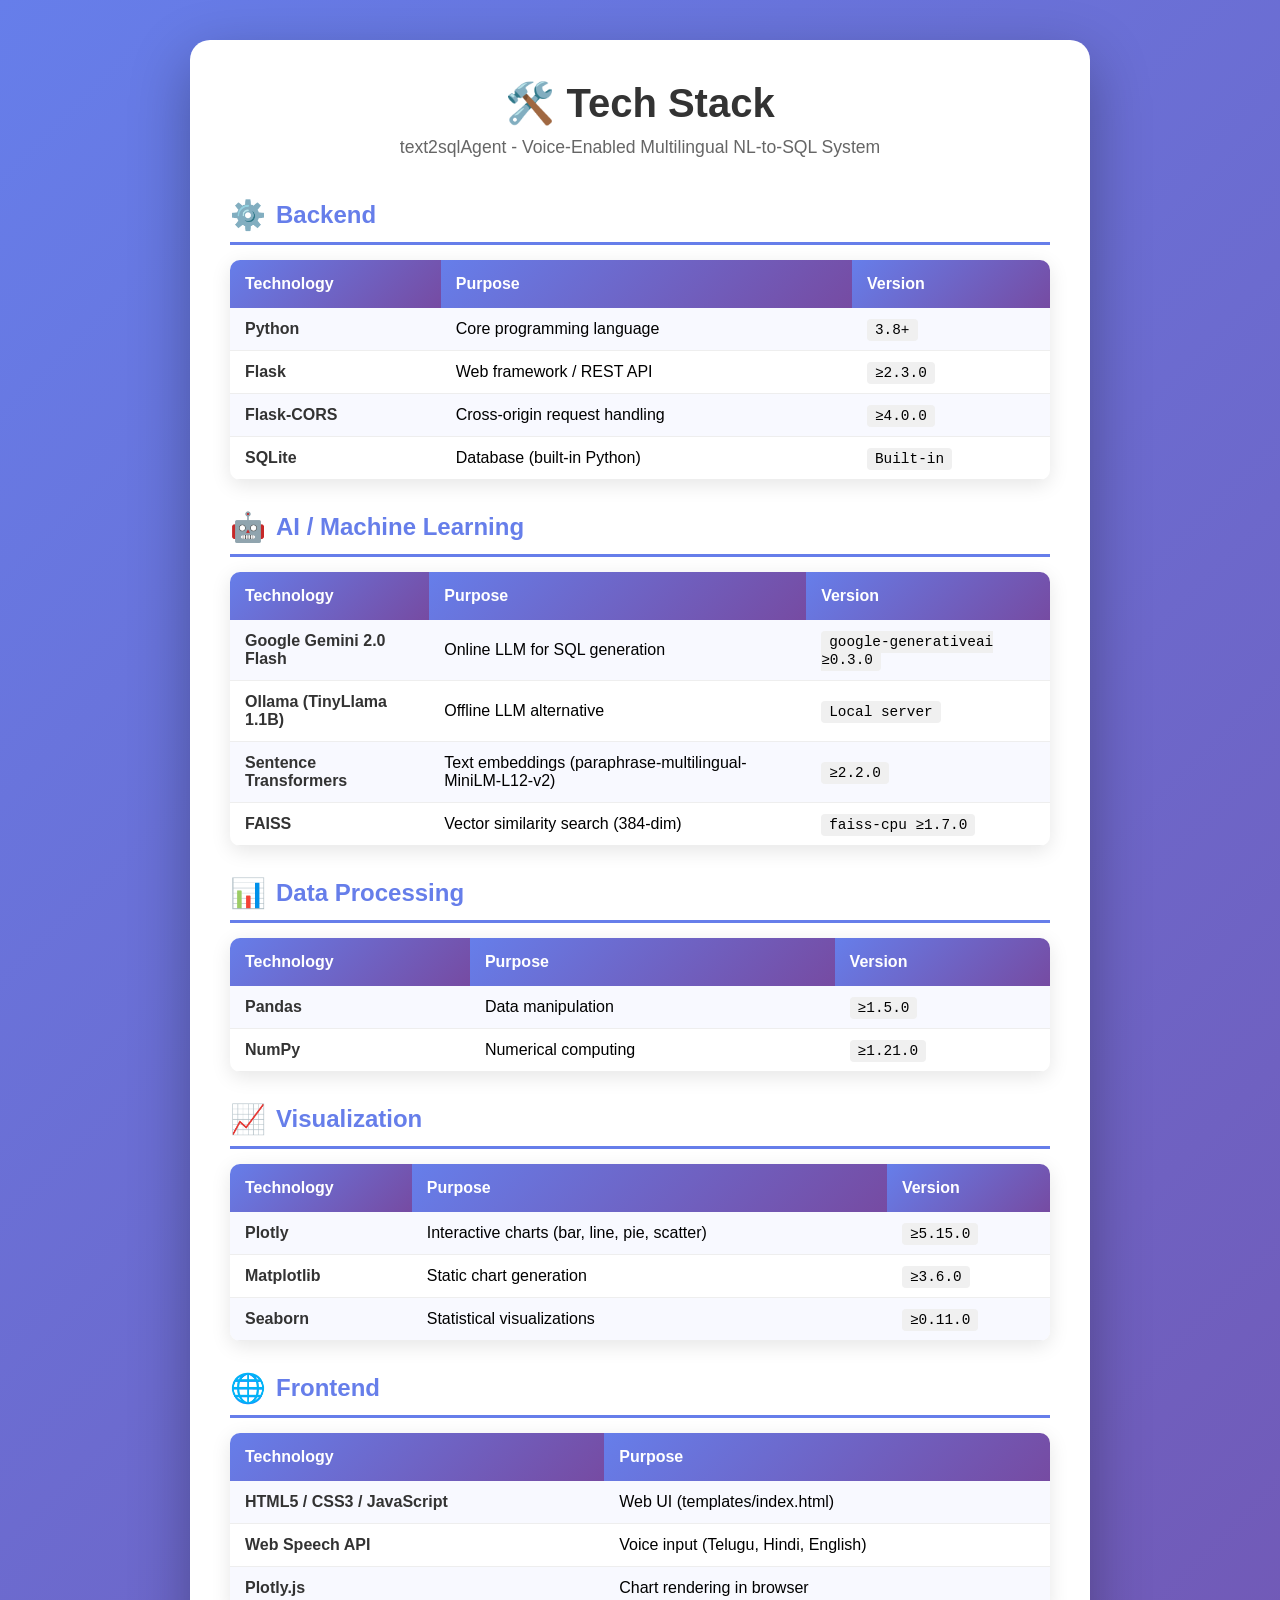
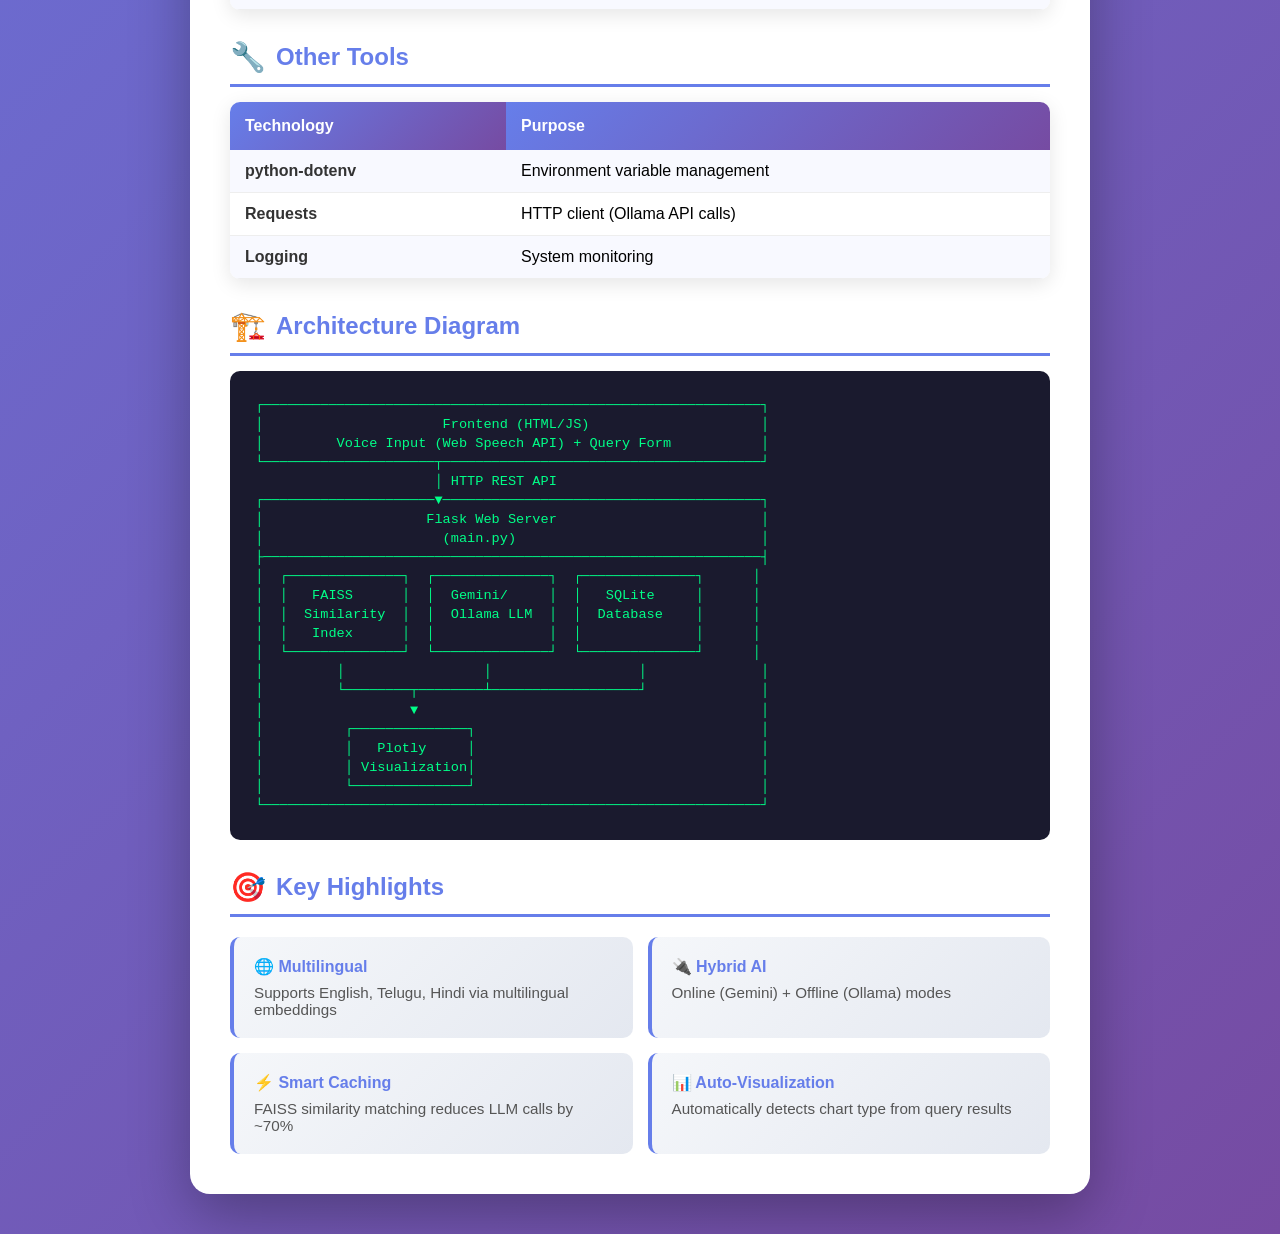
<file: archive/TechStack.html>
<!DOCTYPE html>
<html lang="en">
<head>
    <meta charset="UTF-8">
    <meta name="viewport" content="width=device-width, initial-scale=1.0">
    <title>Tech Stack - text2sqlAgent</title>
    <style>
        * {
            margin: 0;
            padding: 0;
            box-sizing: border-box;
        }
        body {
            font-family: 'Segoe UI', Tahoma, Geneva, Verdana, sans-serif;
            background: linear-gradient(135deg, #667eea 0%, #764ba2 100%);
            min-height: 100vh;
            padding: 40px 20px;
        }
        .container {
            max-width: 900px;
            margin: 0 auto;
            background: white;
            border-radius: 20px;
            box-shadow: 0 20px 60px rgba(0,0,0,0.3);
            padding: 40px;
        }
        h1 {
            text-align: center;
            color: #333;
            margin-bottom: 10px;
            font-size: 2.5em;
        }
        .subtitle {
            text-align: center;
            color: #666;
            margin-bottom: 40px;
            font-size: 1.1em;
        }
        h2 {
            color: #667eea;
            margin: 30px 0 15px 0;
            padding-bottom: 10px;
            border-bottom: 3px solid #667eea;
            display: flex;
            align-items: center;
            gap: 10px;
        }
        table {
            width: 100%;
            border-collapse: collapse;
            margin: 15px 0 30px 0;
            box-shadow: 0 5px 20px rgba(0,0,0,0.1);
            border-radius: 10px;
            overflow: hidden;
        }
        th {
            background: linear-gradient(135deg, #667eea 0%, #764ba2 100%);
            color: white;
            padding: 15px;
            text-align: left;
            font-weight: 600;
        }
        td {
            padding: 12px 15px;
            border-bottom: 1px solid #eee;
        }
        tr:nth-child(even) {
            background-color: #f8f9ff;
        }
        tr:hover {
            background-color: #e8ebff;
        }
        .tech-name {
            font-weight: 600;
            color: #333;
        }
        .version {
            font-family: 'Courier New', monospace;
            background: #f0f0f0;
            padding: 3px 8px;
            border-radius: 4px;
            font-size: 0.9em;
        }
        .architecture {
            background: #1a1a2e;
            color: #00ff88;
            padding: 25px;
            border-radius: 10px;
            font-family: 'Courier New', monospace;
            font-size: 0.85em;
            white-space: pre;
            overflow-x: auto;
            line-height: 1.4;
        }
        .highlights {
            display: grid;
            grid-template-columns: repeat(2, 1fr);
            gap: 15px;
            margin-top: 20px;
        }
        .highlight-card {
            background: linear-gradient(135deg, #f5f7fa 0%, #e4e8f0 100%);
            padding: 20px;
            border-radius: 10px;
            border-left: 4px solid #667eea;
        }
        .highlight-card h4 {
            color: #667eea;
            margin-bottom: 8px;
        }
        .highlight-card p {
            color: #555;
            font-size: 0.95em;
        }
        .emoji {
            font-size: 1.2em;
        }
        @media print {
            body {
                background: white;
                padding: 0;
            }
            .container {
                box-shadow: none;
                padding: 20px;
            }
        }
        @media (max-width: 600px) {
            .highlights {
                grid-template-columns: 1fr;
            }
        }
    </style>
</head>
<body>
    <div class="container">
        <h1>🛠️ Tech Stack</h1>
        <p class="subtitle">text2sqlAgent - Voice-Enabled Multilingual NL-to-SQL System</p>

        <!-- Backend -->
        <h2><span class="emoji">⚙️</span> Backend</h2>
        <table>
            <tr>
                <th>Technology</th>
                <th>Purpose</th>
                <th>Version</th>
            </tr>
            <tr>
                <td class="tech-name">Python</td>
                <td>Core programming language</td>
                <td><span class="version">3.8+</span></td>
            </tr>
            <tr>
                <td class="tech-name">Flask</td>
                <td>Web framework / REST API</td>
                <td><span class="version">≥2.3.0</span></td>
            </tr>
            <tr>
                <td class="tech-name">Flask-CORS</td>
                <td>Cross-origin request handling</td>
                <td><span class="version">≥4.0.0</span></td>
            </tr>
            <tr>
                <td class="tech-name">SQLite</td>
                <td>Database (built-in Python)</td>
                <td><span class="version">Built-in</span></td>
            </tr>
        </table>

        <!-- AI / Machine Learning -->
        <h2><span class="emoji">🤖</span> AI / Machine Learning</h2>
        <table>
            <tr>
                <th>Technology</th>
                <th>Purpose</th>
                <th>Version</th>
            </tr>
            <tr>
                <td class="tech-name">Google Gemini 2.0 Flash</td>
                <td>Online LLM for SQL generation</td>
                <td><span class="version">google-generativeai ≥0.3.0</span></td>
            </tr>
            <tr>
                <td class="tech-name">Ollama (TinyLlama 1.1B)</td>
                <td>Offline LLM alternative</td>
                <td><span class="version">Local server</span></td>
            </tr>
            <tr>
                <td class="tech-name">Sentence Transformers</td>
                <td>Text embeddings (paraphrase-multilingual-MiniLM-L12-v2)</td>
                <td><span class="version">≥2.2.0</span></td>
            </tr>
            <tr>
                <td class="tech-name">FAISS</td>
                <td>Vector similarity search (384-dim)</td>
                <td><span class="version">faiss-cpu ≥1.7.0</span></td>
            </tr>
        </table>

        <!-- Data Processing -->
        <h2><span class="emoji">📊</span> Data Processing</h2>
        <table>
            <tr>
                <th>Technology</th>
                <th>Purpose</th>
                <th>Version</th>
            </tr>
            <tr>
                <td class="tech-name">Pandas</td>
                <td>Data manipulation</td>
                <td><span class="version">≥1.5.0</span></td>
            </tr>
            <tr>
                <td class="tech-name">NumPy</td>
                <td>Numerical computing</td>
                <td><span class="version">≥1.21.0</span></td>
            </tr>
        </table>

        <!-- Visualization -->
        <h2><span class="emoji">📈</span> Visualization</h2>
        <table>
            <tr>
                <th>Technology</th>
                <th>Purpose</th>
                <th>Version</th>
            </tr>
            <tr>
                <td class="tech-name">Plotly</td>
                <td>Interactive charts (bar, line, pie, scatter)</td>
                <td><span class="version">≥5.15.0</span></td>
            </tr>
            <tr>
                <td class="tech-name">Matplotlib</td>
                <td>Static chart generation</td>
                <td><span class="version">≥3.6.0</span></td>
            </tr>
            <tr>
                <td class="tech-name">Seaborn</td>
                <td>Statistical visualizations</td>
                <td><span class="version">≥0.11.0</span></td>
            </tr>
        </table>

        <!-- Frontend -->
        <h2><span class="emoji">🌐</span> Frontend</h2>
        <table>
            <tr>
                <th>Technology</th>
                <th>Purpose</th>
            </tr>
            <tr>
                <td class="tech-name">HTML5 / CSS3 / JavaScript</td>
                <td>Web UI (templates/index.html)</td>
            </tr>
            <tr>
                <td class="tech-name">Web Speech API</td>
                <td>Voice input (Telugu, Hindi, English)</td>
            </tr>
            <tr>
                <td class="tech-name">Plotly.js</td>
                <td>Chart rendering in browser</td>
            </tr>
        </table>

        <!-- Other -->
        <h2><span class="emoji">🔧</span> Other Tools</h2>
        <table>
            <tr>
                <th>Technology</th>
                <th>Purpose</th>
            </tr>
            <tr>
                <td class="tech-name">python-dotenv</td>
                <td>Environment variable management</td>
            </tr>
            <tr>
                <td class="tech-name">Requests</td>
                <td>HTTP client (Ollama API calls)</td>
            </tr>
            <tr>
                <td class="tech-name">Logging</td>
                <td>System monitoring</td>
            </tr>
        </table>

        <!-- Architecture -->
        <h2><span class="emoji">🏗️</span> Architecture Diagram</h2>
        <div class="architecture">┌─────────────────────────────────────────────────────────────┐
│                      Frontend (HTML/JS)                     │
│         Voice Input (Web Speech API) + Query Form           │
└─────────────────────┬───────────────────────────────────────┘
                      │ HTTP REST API
┌─────────────────────▼───────────────────────────────────────┐
│                    Flask Web Server                         │
│                      (main.py)                              │
├─────────────────────────────────────────────────────────────┤
│  ┌──────────────┐  ┌──────────────┐  ┌──────────────┐      │
│  │   FAISS      │  │  Gemini/     │  │   SQLite     │      │
│  │  Similarity  │  │  Ollama LLM  │  │  Database    │      │
│  │   Index      │  │              │  │              │      │
│  └──────────────┘  └──────────────┘  └──────────────┘      │
│         │                 │                  │              │
│         └────────┬────────┴──────────────────┘              │
│                  ▼                                          │
│          ┌──────────────┐                                   │
│          │   Plotly     │                                   │
│          │ Visualization│                                   │
│          └──────────────┘                                   │
└─────────────────────────────────────────────────────────────┘</div>

        <!-- Key Highlights -->
        <h2><span class="emoji">🎯</span> Key Highlights</h2>
        <div class="highlights">
            <div class="highlight-card">
                <h4>🌐 Multilingual</h4>
                <p>Supports English, Telugu, Hindi via multilingual embeddings</p>
            </div>
            <div class="highlight-card">
                <h4>🔌 Hybrid AI</h4>
                <p>Online (Gemini) + Offline (Ollama) modes</p>
            </div>
            <div class="highlight-card">
                <h4>⚡ Smart Caching</h4>
                <p>FAISS similarity matching reduces LLM calls by ~70%</p>
            </div>
            <div class="highlight-card">
                <h4>📊 Auto-Visualization</h4>
                <p>Automatically detects chart type from query results</p>
            </div>
        </div>
    </div>
</body>
</html>
</file>
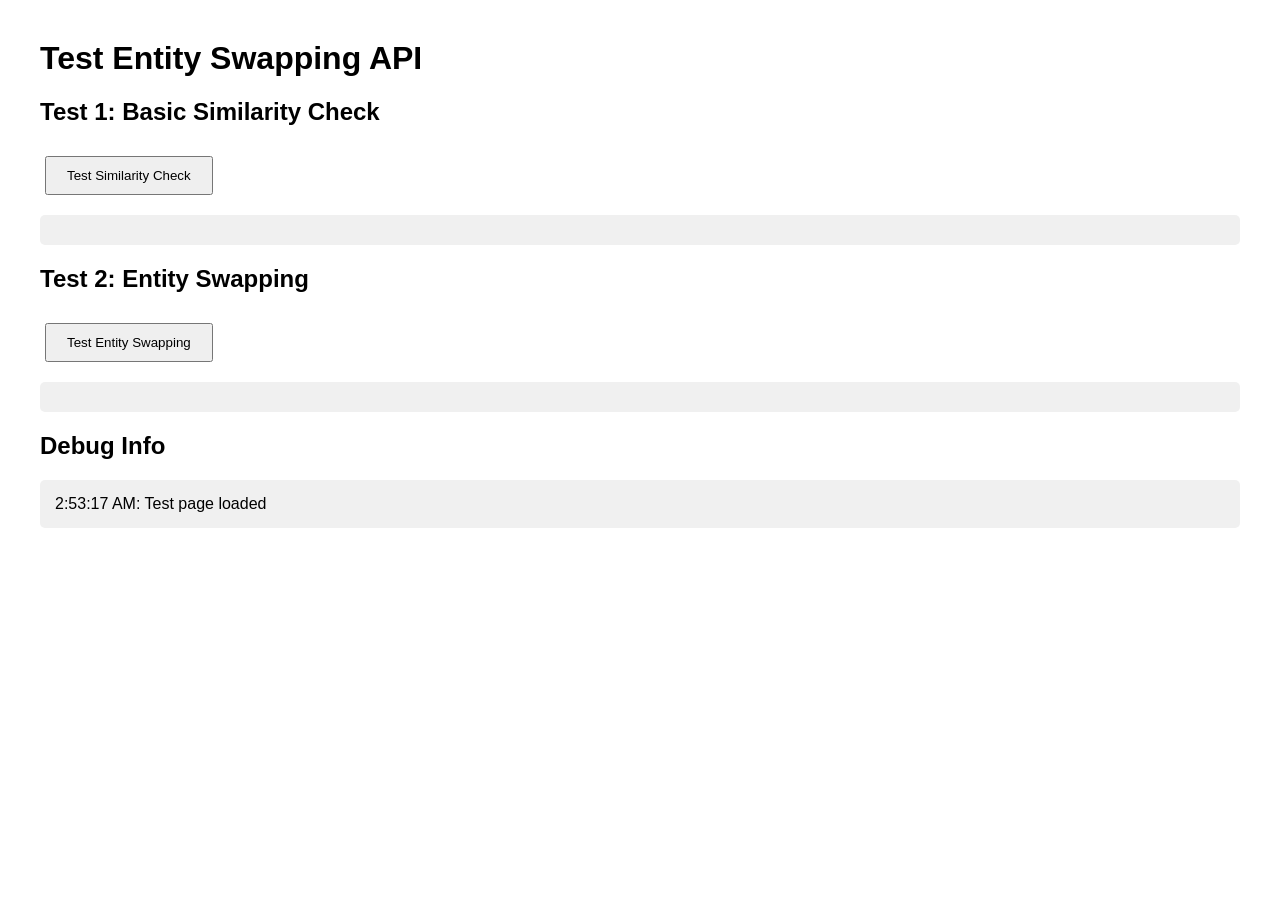
<file: archive/tests/test_entity_swap.html>
<!DOCTYPE html>
<html>
<head>
    <title>Test Entity Swapping</title>
    <style>
        body { font-family: Arial, sans-serif; margin: 40px; }
        .result { background: #f0f0f0; padding: 15px; margin: 10px 0; border-radius: 5px; }
        .error { background: #fee; }
        .success { background: #efe; }
        button { padding: 10px 20px; margin: 10px 5px; cursor: pointer; }
    </style>
</head>
<body>
    <h1>Test Entity Swapping API</h1>
    
    <h2>Test 1: Basic Similarity Check</h2>
    <button onclick="testSimilarity()">Test Similarity Check</button>
    <div id="similarity-result" class="result"></div>
    
    <h2>Test 2: Entity Swapping</h2>
    <button onclick="testEntitySwap()">Test Entity Swapping</button>
    <div id="swap-result" class="result"></div>
    
    <h2>Debug Info</h2>
    <div id="debug" class="result"></div>
    
    <script>
        const API_BASE = 'http://localhost:5000';
        
        function log(message) {
            const debug = document.getElementById('debug');
            debug.innerHTML += `<div>${new Date().toLocaleTimeString()}: ${message}</div>`;
            console.log(message);
        }
        
        async function testSimilarity() {
            const resultDiv = document.getElementById('similarity-result');
            resultDiv.innerHTML = 'Testing...';
            resultDiv.className = 'result';
            
            try {
                log('Sending similarity check request...');
                
                const response = await fetch(`${API_BASE}/api/similarity-check`, {
                    method: 'POST',
                    headers: { 'Content-Type': 'application/json' },
                    body: JSON.stringify({ 
                        query: 'Show all employees with salary greater than 40000'
                    })
                });
                
                log(`Response status: ${response.status}`);
                
                const result = await response.json();
                log(`Result: ${JSON.stringify(result, null, 2)}`);
                
                if (result.success) {
                    resultDiv.className = 'result success';
                    resultDiv.innerHTML = `
                        <h3>✅ Success!</h3>
                        <p>Found ${result.count} similar queries</p>
                        <pre>${JSON.stringify(result, null, 2)}</pre>
                    `;
                } else {
                    resultDiv.className = 'result error';
                    resultDiv.innerHTML = `<h3>❌ Error</h3><p>${result.error}</p>`;
                }
            } catch (error) {
                log(`Error: ${error.message}`);
                resultDiv.className = 'result error';
                resultDiv.innerHTML = `<h3>❌ Error</h3><p>${error.message}</p>`;
            }
        }
        
        async function testEntitySwap() {
            const resultDiv = document.getElementById('swap-result');
            resultDiv.innerHTML = 'Testing...';
            resultDiv.className = 'result';
            
            try {
                log('Sending entity swap request...');
                
                const response = await fetch(`${API_BASE}/api/swap-entities`, {
                    method: 'POST',
                    headers: { 'Content-Type': 'application/json' },
                    body: JSON.stringify({
                        original_query: 'Show all employees with salary greater than 70000',
                        new_query: 'Show all employees with salary greater than 40000',
                        original_sql: 'SELECT * FROM employees WHERE salary > 70000;'
                    })
                });
                
                log(`Response status: ${response.status}`);
                
                const result = await response.json();
                log(`Result: ${JSON.stringify(result, null, 2)}`);
                
                if (result.success) {
                    resultDiv.className = 'result success';
                    resultDiv.innerHTML = `
                        <h3>✅ Success!</h3>
                        <p><strong>Original SQL:</strong> ${result.original_sql}</p>
                        <p><strong>Adapted SQL:</strong> ${result.adapted_sql}</p>
                        <p><strong>Swapped:</strong> ${result.swapped}</p>
                        <p><strong>Message:</strong> ${result.message}</p>
                    `;
                } else {
                    resultDiv.className = 'result error';
                    resultDiv.innerHTML = `<h3>❌ Error</h3><p>${result.error}</p>`;
                }
            } catch (error) {
                log(`Error: ${error.message}`);
                resultDiv.className = 'result error';
                resultDiv.innerHTML = `<h3>❌ Error</h3><p>${error.message}</p>`;
            }
        }
        
        log('Test page loaded');
    </script>
</body>
</html>
</file>
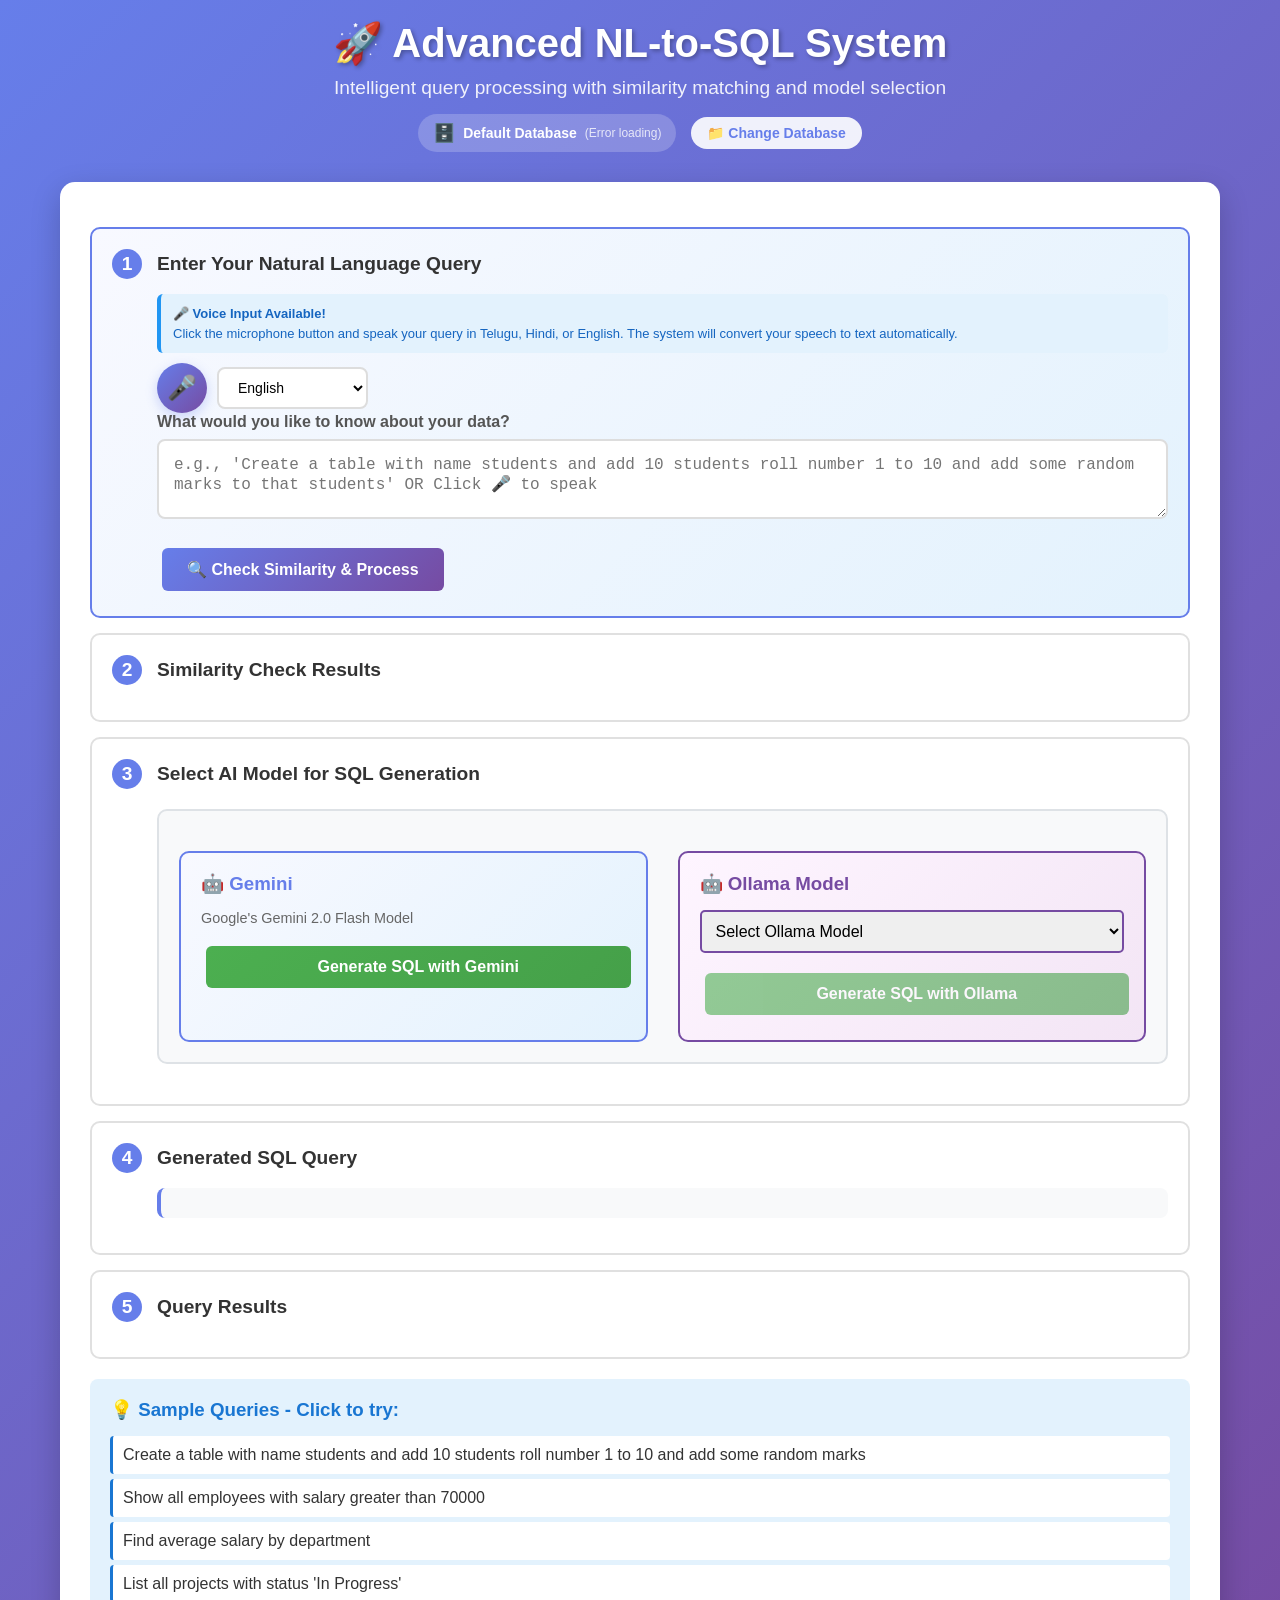
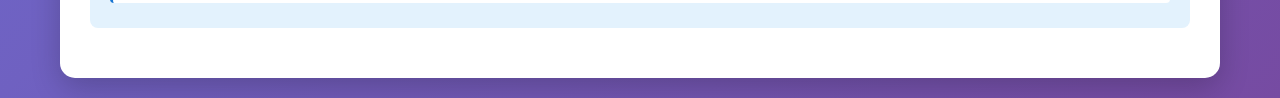
<file: frontend/templates/index_original.html>
<!DOCTYPE html>
<html lang="en">
<head>
    <meta charset="UTF-8">
    <meta name="viewport" content="width=device-width, initial-scale=1.0">
    <meta http-equiv="Cache-Control" content="no-cache, no-store, must-revalidate">
    <meta http-equiv="Pragma" content="no-cache">
    <meta http-equiv="Expires" content="0">
    <title>Advanced NL-to-SQL System - v2.0</title>
    <script src="https://cdn.plot.ly/plotly-2.35.2.min.js"></script>
    <style>
        * {
            margin: 0;
            padding: 0;
            box-sizing: border-box;
        }
        
        body {
            font-family: 'Segoe UI', Tahoma, Geneva, Verdana, sans-serif;
            background: linear-gradient(135deg, #667eea 0%, #764ba2 100%);
            min-height: 100vh;
            color: #333;
        }
        
        .container {
            max-width: 1200px;
            margin: 0 auto;
            padding: 20px;
        }
        
        .header {
            text-align: center;
            color: white;
            margin-bottom: 30px;
        }
        
        .header h1 {
            font-size: 2.5em;
            margin-bottom: 10px;
            text-shadow: 2px 2px 4px rgba(0,0,0,0.3);
        }
        
        .header p {
            font-size: 1.2em;
            opacity: 0.9;
        }
        
        .main-content {
            background: white;
            border-radius: 15px;
            box-shadow: 0 10px 30px rgba(0,0,0,0.2);
            overflow: hidden;
        }
        
        .workflow-container {
            padding: 30px;
        }
        
        /* Step-by-Step Workflow Styles */
        .workflow-step {
            border: 2px solid #e0e0e0;
            border-radius: 10px;
            margin: 15px 0;
            padding: 20px;
            transition: all 0.3s ease;
        }
        
        .workflow-step.active {
            border-color: #667eea;
            background: linear-gradient(135deg, #f8f9ff 0%, #e3f2fd 100%);
        }
        
        .workflow-step.completed {
            border-color: #4caf50;
            background: linear-gradient(135deg, #f1f8e9 0%, #e8f5e8 100%);
        }
        
        .workflow-step.error {
            border-color: #f44336;
            background: linear-gradient(135deg, #ffebee 0%, #ffcdd2 100%);
        }
        
        .step-header {
            display: flex;
            align-items: center;
            font-size: 1.2em;
            font-weight: bold;
            margin-bottom: 15px;
        }
        
        .step-number {
            width: 30px;
            height: 30px;
            border-radius: 50%;
            background: #667eea;
            color: white;
            display: flex;
            align-items: center;
            justify-content: center;
            margin-right: 15px;
            font-weight: bold;
        }
        
        .step-number.completed {
            background: #4caf50;
        }
        
        .step-number.error {
            background: #f44336;
        }
        
        .step-content {
            margin-left: 45px;
        }
        
        .query-input-group {
            margin-bottom: 20px;
        }
        
        .query-input-group label {
            display: block;
            font-weight: bold;
            margin-bottom: 8px;
            color: #555;
        }
        
        .query-input {
            width: 100%;
            padding: 15px;
            border: 2px solid #ddd;
            border-radius: 8px;
            font-size: 16px;
            transition: border-color 0.3s;
            resize: vertical;
            min-height: 80px;
        }
        
        .query-input:focus {
            outline: none;
            border-color: #667eea;
        }
        
        .btn {
            background: linear-gradient(135deg, #667eea 0%, #764ba2 100%);
            color: white;
            border: none;
            padding: 12px 25px;
            border-radius: 6px;
            cursor: pointer;
            font-size: 16px;
            font-weight: bold;
            transition: transform 0.2s;
            margin: 5px;
        }
        
        .btn:hover {
            transform: translateY(-2px);
            box-shadow: 0 4px 12px rgba(0,0,0,0.2);
        }
        
        .btn:disabled {
            opacity: 0.6;
            cursor: not-allowed;
            transform: none;
        }
        
        .btn-success {
            background: linear-gradient(135deg, #4caf50 0%, #45a049 100%);
        }
        
        .btn-warning {
            background: linear-gradient(135deg, #ff9800 0%, #f57c00 100%);
        }
        
        .btn-danger {
            background: linear-gradient(135deg, #f44336 0%, #d32f2f 100%);
        }
        
        .model-selection {
            display: none;
            margin: 20px 0;
        }
        
        .llm-choice-container {
            background: #f8f9fa;
            border: 2px solid #dee2e6;
            border-radius: 10px;
            padding: 20px;
            margin: 20px 0;
        }
        
        .llm-choice-header {
            text-align: center;
            margin-bottom: 20px;
        }
        
        .llm-choice-header h3 {
            color: #495057;
            margin-bottom: 10px;
        }
        
        .llm-options {
            display: flex;
            gap: 20px;
            justify-content: center;
            flex-wrap: wrap;
        }
        
        .llm-option {
            border: 3px solid #dee2e6;
            border-radius: 12px;
            padding: 20px;
            width: 280px;
            cursor: pointer;
            transition: all 0.3s ease;
            background: white;
        }
        
        .llm-option:hover {
            border-color: #667eea;
            transform: translateY(-2px);
            box-shadow: 0 4px 12px rgba(0,0,0,0.1);
        }
        
        .llm-option.selected {
            border-color: #667eea;
            background: linear-gradient(135deg, #f8f9ff 0%, #e3f2fd 100%);
        }
        
        .llm-option h4 {
            color: #667eea;
            margin-bottom: 10px;
            font-size: 1.3em;
        }
        
        .llm-option p {
            color: #666;
            font-size: 14px;
            margin-bottom: 10px;
        }
        
        .llm-option .features {
            list-style: none;
            padding: 0;
        }
        
        .llm-option .features li {
            color: #28a745;
            font-size: 12px;
            margin: 5px 0;
        }
        
        .llm-option .features li::before {
            content: "✓ ";
            font-weight: bold;
        }
        
        .ollama-models-list {
            display: none;
            margin-top: 20px;
            max-height: 300px;
            overflow-y: auto;
            border: 1px solid #ddd;
            border-radius: 8px;
            background: white;
        }
        
        .ollama-model-item {
            padding: 12px;
            border-bottom: 1px solid #eee;
            cursor: pointer;
            transition: background 0.2s;
        }
        
        .ollama-model-item:hover {
            background: #f0f8ff;
        }
        
        .ollama-model-item.selected {
            background: #e3f2fd;
            border-left: 4px solid #667eea;
        }
        
        .ollama-model-item strong {
            display: block;
            color: #333;
        }
        
        .ollama-model-item small {
            color: #666;
        }
        
        .similarity-results {
            background: #f8f9fa;
            border-left: 4px solid #17a2b8;
            padding: 15px;
            margin: 15px 0;
            border-radius: 0 8px 8px 0;
        }
        
        .similarity-item {
            background: white;
            border-radius: 5px;
            padding: 12px;
            margin: 8px 0;
            border-left: 3px solid #28a745;
            cursor: pointer;
            transition: all 0.2s;
        }
        
        .similarity-item:hover {
            background: #f0f8ff;
            transform: translateX(5px);
        }
        
        .similarity-item.selected {
            background: #e8f5e9;
            border-left: 5px solid #28a745;
            box-shadow: 0 2px 8px rgba(40, 167, 69, 0.3);
            font-weight: 500;
        }
        
        .similarity-item.selected::before {
            content: "✓ SELECTED: ";
            color: #28a745;
            font-weight: bold;
            margin-right: 8px;
        }
        
        .best-match-info {
            background: #e8f5e9;
            border-radius: 8px;
            padding: 15px;
            border-left: 4px solid #28a745;
            margin: 10px 0;
        }
        
        .best-match-info p {
            margin: 8px 0;
        }
        
        .sql-preview {
            background: #f8f9fa;
            padding: 12px;
            border-radius: 6px;
            font-family: 'Courier New', monospace;
            font-size: 0.9em;
            border: 1px solid #dee2e6;
            margin: 10px 0;
            white-space: pre-wrap;
            word-break: break-word;
            color: #2c3e50;
            max-height: 150px;
            overflow-y: auto;
        }
        
        .similarity-score {
            font-weight: bold;
            color: #28a745;
            float: right;
        }
        
        .sql-display {
            background: #f8f9fa;
            padding: 15px;
            border-radius: 8px;
            font-family: 'Courier New', monospace;
            border-left: 4px solid #667eea;
            margin: 15px 0;
            white-space: pre-wrap;
        }
        
        .loading {
            display: none;
            align-items: center;
            gap: 10px;
            color: #667eea;
            font-weight: bold;
            margin: 10px 0;
        }
        
        .loading::after {
            content: '';
            width: 20px;
            height: 20px;
            border: 2px solid #f3f3f3;
            border-top: 2px solid #667eea;
            border-radius: 50%;
            animation: spin 1s linear infinite;
        }
        
        @keyframes spin {
            0% { transform: rotate(0deg); }
            100% { transform: rotate(360deg); }
        }
        
        .message {
            padding: 15px;
            border-radius: 6px;
            margin: 15px 0;
        }
        
        .message.error {
            background: #f8d7da;
            color: #721c24;
            border-left: 4px solid #dc3545;
        }
        
        .message.success {
            background: #d4edda;
            color: #155724;
            border-left: 4px solid #28a745;
        }
        
        .message.info {
            background: #d1ecf1;
            color: #0c5460;
            border-left: 4px solid #17a2b8;
        }
        
        .message.warning {
            background: #fff3cd;
            color: #856404;
            border-left: 4px solid #ffc107;
        }
        
        .sample-queries {
            background: #e3f2fd;
            padding: 20px;
            border-radius: 8px;
            margin: 20px 0;
        }
        
        .sample-queries h3 {
            color: #1976d2;
            margin-bottom: 15px;
        }
        
        .sample-query {
            background: white;
            padding: 10px;
            border-radius: 4px;
            margin: 5px 0;
            cursor: pointer;
            transition: background 0.2s;
            border-left: 3px solid #1976d2;
        }
        
        .sample-query:hover {
            background: #f0f8ff;
        }
        
        .data-table {
            width: 100%;
            border-collapse: collapse;
            margin: 15px 0;
            box-shadow: 0 2px 8px rgba(0,0,0,0.1);
        }
        
        .data-table th,
        .data-table td {
            padding: 12px;
            text-align: left;
            border-bottom: 1px solid #ddd;
        }
        
        .data-table th {
            background: linear-gradient(135deg, #667eea 0%, #764ba2 100%);
            color: white;
            font-weight: bold;
        }
        
        .data-table tr:hover {
            background-color: #f5f5f5;
        }
        
        .export-buttons {
            margin: 15px 0;
            display: flex;
            gap: 10px;
            flex-wrap: wrap;
        }
        
        .export-btn {
            background: #28a745;
            color: white;
            border: none;
            padding: 8px 15px;
            border-radius: 4px;
            cursor: pointer;
            font-size: 14px;
        }
        
        .export-btn:hover {
            background: #218838;
        }
        
        /* Voice Input Styles */
        .voice-input-container {
            display: flex;
            gap: 10px;
            align-items: flex-start;
            margin-bottom: 15px;
        }
        
        .voice-controls {
            display: flex;
            gap: 10px;
            flex-wrap: wrap;
            align-items: center;
        }
        
        .mic-button {
            width: 50px;
            height: 50px;
            border-radius: 50%;
            background: linear-gradient(135deg, #667eea 0%, #764ba2 100%);
            border: none;
            color: white;
            font-size: 24px;
            cursor: pointer;
            transition: all 0.3s ease;
            box-shadow: 0 4px 12px rgba(102, 126, 234, 0.3);
            display: flex;
            align-items: center;
            justify-content: center;
        }
        
        .mic-button:hover {
            transform: scale(1.1);
            box-shadow: 0 6px 16px rgba(102, 126, 234, 0.5);
        }
        
        .mic-button.recording {
            background: linear-gradient(135deg, #f44336 0%, #e91e63 100%);
            animation: pulse 1.5s infinite;
        }
        
        .mic-button.processing {
            background: linear-gradient(135deg, #ff9800 0%, #f57c00 100%);
        }
        
        @keyframes pulse {
            0%, 100% {
                box-shadow: 0 4px 12px rgba(244, 67, 54, 0.3);
                transform: scale(1);
            }
            50% {
                box-shadow: 0 8px 24px rgba(244, 67, 54, 0.6);
                transform: scale(1.05);
            }
        }
        
        .language-selector {
            padding: 10px 15px;
            border: 2px solid #ddd;
            border-radius: 8px;
            font-size: 14px;
            background: white;
            cursor: pointer;
            transition: border-color 0.3s;
        }
        
        .language-selector:focus {
            outline: none;
            border-color: #667eea;
        }
        
        .voice-status {
            padding: 8px 15px;
            border-radius: 6px;
            font-size: 14px;
            font-weight: bold;
            display: none;
        }
        
        .voice-status.listening {
            background: #ffebee;
            color: #c62828;
            display: inline-block;
        }
        
        .voice-status.processing {
            background: #fff3e0;
            color: #e65100;
            display: inline-block;
        }
        
        .voice-status.success {
            background: #e8f5e9;
            color: #2e7d32;
            display: inline-block;
        }
        
        .voice-transcript {
            background: #f0f8ff;
            border-left: 4px solid #667eea;
            padding: 12px;
            border-radius: 6px;
            margin: 10px 0;
            display: none;
            font-style: italic;
            color: #555;
        }
        
        .voice-help {
            background: #e3f2fd;
            border-left: 4px solid #2196f3;
            padding: 12px;
            border-radius: 6px;
            margin: 10px 0;
            font-size: 13px;
            color: #1565c0;
        }
        
        .voice-help strong {
            display: block;
            margin-bottom: 5px;
        }
        
        @media (max-width: 768px) {
            .llm-options {
                flex-direction: column;
                align-items: center;
            }
            
            .llm-option {
                width: 100%;
                max-width: 400px;
            }
            
            .voice-controls {
                flex-direction: column;
                align-items: flex-start;
            }
        }
        
        /* Database Selector Styles */
        .db-selector-container {
            display: flex;
            align-items: center;
            gap: 15px;
            margin-top: 15px;
            justify-content: center;
        }
        
        .db-current {
            background: rgba(255, 255, 255, 0.2);
            padding: 8px 15px;
            border-radius: 20px;
            color: white;
            font-size: 14px;
            display: flex;
            align-items: center;
            gap: 8px;
        }
        
        .db-current .db-icon {
            font-size: 18px;
        }
        
        .db-current .db-name {
            font-weight: bold;
        }
        
        .db-current .db-tables {
            opacity: 0.8;
            font-size: 12px;
        }
        
        .db-btn {
            background: rgba(255, 255, 255, 0.9);
            color: #667eea;
            border: none;
            padding: 8px 16px;
            border-radius: 20px;
            cursor: pointer;
            font-size: 14px;
            font-weight: bold;
            transition: all 0.3s ease;
            display: flex;
            align-items: center;
            gap: 6px;
        }
        
        .db-btn:hover {
            background: white;
            transform: translateY(-2px);
            box-shadow: 0 4px 12px rgba(0,0,0,0.2);
        }
        
        /* Database Modal Styles */
        .db-modal {
            display: none;
            position: fixed;
            top: 0;
            left: 0;
            width: 100%;
            height: 100%;
            background: rgba(0, 0, 0, 0.6);
            z-index: 1000;
            justify-content: center;
            align-items: center;
        }
        
        .db-modal.active {
            display: flex;
        }
        
        .db-modal-content {
            background: white;
            border-radius: 15px;
            width: 90%;
            max-width: 600px;
            max-height: 80vh;
            overflow-y: auto;
            box-shadow: 0 20px 60px rgba(0,0,0,0.3);
        }
        
        .db-modal-header {
            background: linear-gradient(135deg, #667eea 0%, #764ba2 100%);
            color: white;
            padding: 20px;
            border-radius: 15px 15px 0 0;
            display: flex;
            justify-content: space-between;
            align-items: center;
        }
        
        .db-modal-header h2 {
            margin: 0;
            font-size: 1.4em;
        }
        
        .db-modal-close {
            background: rgba(255,255,255,0.2);
            border: none;
            color: white;
            font-size: 24px;
            cursor: pointer;
            width: 36px;
            height: 36px;
            border-radius: 50%;
            display: flex;
            align-items: center;
            justify-content: center;
            transition: background 0.3s;
        }
        
        .db-modal-close:hover {
            background: rgba(255,255,255,0.3);
        }
        
        .db-modal-body {
            padding: 25px;
        }
        
        /* Upload Zone */
        .db-upload-zone {
            border: 3px dashed #667eea;
            border-radius: 12px;
            padding: 40px;
            text-align: center;
            background: #f8f9ff;
            transition: all 0.3s ease;
            cursor: pointer;
            margin-bottom: 25px;
        }
        
        .db-upload-zone:hover,
        .db-upload-zone.dragover {
            background: #e3f2fd;
            border-color: #764ba2;
            transform: scale(1.02);
        }
        
        .db-upload-zone .upload-icon {
            font-size: 48px;
            margin-bottom: 15px;
        }
        
        .db-upload-zone h3 {
            color: #667eea;
            margin-bottom: 10px;
        }
        
        .db-upload-zone p {
            color: #666;
            margin-bottom: 15px;
        }
        
        .db-upload-zone .file-types {
            font-size: 12px;
            color: #888;
        }
        
        .db-upload-input {
            display: none;
        }
        
        .db-upload-btn {
            background: linear-gradient(135deg, #667eea 0%, #764ba2 100%);
            color: white;
            border: none;
            padding: 12px 30px;
            border-radius: 25px;
            cursor: pointer;
            font-size: 16px;
            font-weight: bold;
            transition: transform 0.2s;
        }
        
        .db-upload-btn:hover {
            transform: translateY(-2px);
        }
        
        /* Database List */
        .db-list-section {
            margin-top: 20px;
        }
        
        .db-list-section h3 {
            color: #333;
            margin-bottom: 15px;
            font-size: 1.1em;
            display: flex;
            align-items: center;
            gap: 8px;
        }
        
        .db-list {
            max-height: 250px;
            overflow-y: auto;
        }
        
        .db-item {
            display: flex;
            align-items: center;
            justify-content: space-between;
            padding: 12px 15px;
            border: 2px solid #e0e0e0;
            border-radius: 8px;
            margin-bottom: 10px;
            transition: all 0.3s ease;
        }
        
        .db-item:hover {
            border-color: #667eea;
            background: #f8f9ff;
        }
        
        .db-item.active {
            border-color: #4caf50;
            background: #e8f5e9;
        }
        
        .db-item-info {
            display: flex;
            align-items: center;
            gap: 12px;
        }
        
        .db-item-icon {
            font-size: 28px;
        }
        
        .db-item-details {
            display: flex;
            flex-direction: column;
        }
        
        .db-item-name {
            font-weight: bold;
            color: #333;
        }
        
        .db-item-meta {
            font-size: 12px;
            color: #666;
        }
        
        .db-item-actions {
            display: flex;
            gap: 8px;
        }
        
        .db-item-btn {
            padding: 6px 12px;
            border: none;
            border-radius: 5px;
            cursor: pointer;
            font-size: 12px;
            font-weight: bold;
            transition: all 0.2s;
        }
        
        .db-item-btn.use {
            background: #4caf50;
            color: white;
        }
        
        .db-item-btn.use:hover {
            background: #43a047;
        }
        
        .db-item-btn.delete {
            background: #f44336;
            color: white;
        }
        
        .db-item-btn.delete:hover {
            background: #e53935;
        }
        
        .db-upload-progress {
            display: none;
            margin-top: 15px;
            padding: 15px;
            background: #e3f2fd;
            border-radius: 8px;
            text-align: center;
        }
        
        .db-upload-progress.active {
            display: block;
        }
        
        .progress-bar {
            height: 8px;
            background: #ddd;
            border-radius: 4px;
            overflow: hidden;
            margin-top: 10px;
        }
        
        .progress-bar-fill {
            height: 100%;
            background: linear-gradient(135deg, #667eea 0%, #764ba2 100%);
            width: 0%;
            transition: width 0.3s;
            animation: progress-pulse 1.5s infinite;
        }
        
        @keyframes progress-pulse {
            0%, 100% { opacity: 1; }
            50% { opacity: 0.7; }
        }
    </style>
</head>
<body>
    <div class="container">
        <div class="header">
            <h1>🚀 Advanced NL-to-SQL System</h1>
            <p>Intelligent query processing with similarity matching and model selection</p>
            
            <!-- Database Selector -->
            <div class="db-selector-container">
                <div class="db-current" id="dbCurrent">
                    <span class="db-icon">🗄️</span>
                    <span class="db-name" id="dbCurrentName">Default Database</span>
                    <span class="db-tables" id="dbCurrentTables">(Loading...)</span>
                </div>
                <button class="db-btn" onclick="openDbModal()">
                    📁 Change Database
                </button>
            </div>
        </div>
        
        <!-- Database Modal -->
        <div class="db-modal" id="dbModal">
            <div class="db-modal-content">
                <div class="db-modal-header">
                    <h2>🗄️ Database Manager</h2>
                    <button class="db-modal-close" onclick="closeDbModal()">&times;</button>
                </div>
                <div class="db-modal-body">
                    <!-- Connect by Path (Direct - changes saved to original file) -->
                    <div style="background: #e8f5e9; border: 2px solid #4caf50; border-radius: 10px; padding: 20px; margin-bottom: 20px;">
                        <h3 style="color: #2e7d32; margin-bottom: 10px;">📂 Connect by File Path (Recommended)</h3>
                        <p style="color: #666; font-size: 14px; margin-bottom: 15px;">
                            Enter the full path to your .db file. Changes will be saved directly to the original file.
                        </p>
                        <div style="display: flex; gap: 10px;">
                            <input type="text" id="dbPathInput" placeholder="e.g., C:\Users\YourName\Desktop\sample.db" 
                                   style="flex: 1; padding: 12px; border: 2px solid #4caf50; border-radius: 6px; font-size: 14px;">
                            <button onclick="connectByPath()" class="db-upload-btn" style="background: #4caf50;">Connect</button>
                        </div>
                    </div>
                    
                    <!-- Upload Zone (Creates a copy) -->
                    <div class="db-upload-zone" id="dbUploadZone" onclick="document.getElementById('dbFileInput').click()">
                        <div class="upload-icon">📤</div>
                        <h3>Upload SQLite Database (Creates Copy)</h3>
                        <p>Drag & drop your .db file here or click to browse</p>
                        <p style="color: #ff9800; font-size: 12px;">⚠️ Note: This creates a copy. Use "Connect by Path" above to edit the original file.</p>
                        <button class="db-upload-btn" type="button">Choose File</button>
                        <p class="file-types">Supported: .db, .sqlite, .sqlite3</p>
                        <input type="file" id="dbFileInput" class="db-upload-input" accept=".db,.sqlite,.sqlite3">
                    </div>
                    
                    <!-- Upload Progress -->
                    <div class="db-upload-progress" id="dbUploadProgress">
                        <span id="dbUploadStatus">Uploading database...</span>
                        <div class="progress-bar">
                            <div class="progress-bar-fill" id="dbProgressFill"></div>
                        </div>
                    </div>
                    
                    <!-- Database List -->
                    <div class="db-list-section">
                        <h3>📋 Available Databases</h3>
                        <div class="db-list" id="dbList">
                            <!-- Databases will be loaded here -->
                        </div>
                    </div>
                </div>
            </div>
        </div>
        
        <div class="main-content">
            <div class="workflow-container">
                
                <!-- Step 1: Query Input -->
                <div class="workflow-step active" id="step1">
                    <div class="step-header">
                        <div class="step-number" id="step1-number">1</div>
                        <div>Enter Your Natural Language Query</div>
                    </div>
                    <div class="step-content">
                        <!-- Voice Input Help -->
                        <div class="voice-help">
                            <strong>🎤 Voice Input Available!</strong>
                            Click the microphone button and speak your query in Telugu, Hindi, or English. The system will convert your speech to text automatically.
                        </div>
                        
                        <!-- Voice Controls -->
                        <div class="voice-controls">
                            <button id="micButton" class="mic-button" title="Click to start voice input">
                                🎤
                            </button>
                            <select id="languageSelector" class="language-selector">
                                <option value="te-IN">తెలుగు (Telugu)</option>
                                <option value="hi-IN">हिन्दी (Hindi)</option>
                                <option value="en-US" selected>English</option>
                            </select>
                            <div id="voiceStatus" class="voice-status"></div>
                        </div>
                        
                        <!-- Voice Transcript Display -->
                        <div id="voiceTranscript" class="voice-transcript"></div>
                        
                        <div class="query-input-group">
                            <label for="naturalQuery">What would you like to know about your data?</label>
                            <textarea 
                                id="naturalQuery" 
                                class="query-input" 
                                placeholder="e.g., 'Create a table with name students and add 10 students roll number 1 to 10 and add some random marks to that students' OR Click 🎤 to speak"
                            ></textarea>
                        </div>
                        <button id="checkSimilarityBtn" class="btn">🔍 Check Similarity & Process</button>
                    </div>
                </div>
                
                <!-- Step 2: Similarity Check Results -->
                <div class="workflow-step" id="step2">
                    <div class="step-header">
                        <div class="step-number" id="step2-number">2</div>
                        <div>Similarity Check Results</div>
                    </div>
                    <div class="step-content">
                        <div id="similarityResults"></div>
                        <div id="similarityActions" style="display: none;">
                            <button id="useSimilarBtn" class="btn btn-success">⚡ Use Cached Query (Instant)</button>
                            <button id="proceedToModelBtn" class="btn btn-warning">🤖 Generate New SQL</button>
                        </div>
                    </div>
                </div>
                
                <!-- Step 3: LLM Model Selection -->
                <div class="workflow-step" id="step3">
                    <div class="step-header">
                        <div class="step-number" id="step3-number">3</div>
                        <div>Select AI Model for SQL Generation</div>
                    </div>
                    <div class="step-content">
                        <div class="llm-choice-container" id="llmChoiceContainer">
                            <div style="display: grid; grid-template-columns: 1fr 1fr; gap: 30px; margin-top: 20px;">
                                
                                <!-- Gemini Section (Left) -->
                                <div style="border: 2px solid #667eea; border-radius: 10px; padding: 20px; background: linear-gradient(135deg, #f8f9ff 0%, #e3f2fd 100%);">
                                    <h3 style="color: #667eea; margin-bottom: 15px;">🤖 Gemini</h3>
                                    <p style="color: #666; font-size: 0.9em; margin-bottom: 15px;">Google's Gemini 2.0 Flash Model</p>
                                    <button id="generateSqlBtnGemini" class="btn btn-success" style="width: 100%;">Generate SQL with Gemini</button>
                                </div>
                                
                                <!-- Ollama Section (Right) -->
                                <div style="border: 2px solid #764ba2; border-radius: 10px; padding: 20px; background: linear-gradient(135deg, #fef5ff 0%, #f3e5f5 100%);">
                                    <h3 style="color: #764ba2; margin-bottom: 15px;">🤖 Ollama Model</h3>
                                    <select id="ollamaModelSelect" style="width: 100%; padding: 10px; margin-bottom: 15px; border: 2px solid #764ba2; border-radius: 5px; font-size: 1em;">
                                        <option value="">Select Ollama Model</option>
                                        <option value="gpt-oss:20b">gpt-oss:20b (13 GB)</option>
                                        <option value="gemma:2b">gemma:2b (1.7 GB)</option>
                                        <option value="phi3:mini">phi3:mini (2.2 GB)</option>
                                        <option value="tinyllama:1.1b">tinyllama:1.1b (637 MB)</option>
                                        <option value="llama3.2:1b">llama3.2:1b (1.3 GB)</option>
                                        <option value="phi4-mini:latest">phi4-mini:latest (2.5 GB)</option>
                                        <option value="mistral:latest">mistral:latest (4.1 GB)</option>
                                        <option value="llama2:latest">llama2:latest (3.8 GB)</option>
                                    </select>
                                    <button id="generateSqlBtnOllama" class="btn btn-success" style="width: 100%;" disabled>Generate SQL with Ollama</button>
                                </div>
                                
                            </div>
                        </div>
                    </div>
                </div>
                
                <!-- Step 4: SQL Generation & Review -->
                <div class="workflow-step" id="step4">
                    <div class="step-header">
                        <div class="step-number" id="step4-number">4</div>
                        <div>Generated SQL Query</div>
                    </div>
                    <div class="step-content">
                        <div class="loading" id="loadingSQL">Generating SQL query...</div>
                        <div id="sqlResults">
                            <div id="generatedSQL" class="sql-display"></div>
                            <div id="sqlActions" style="display: none;">
                                <button id="executeSqlBtn" class="btn btn-success">▶️ Execute Query</button>
                                <button id="editSqlBtn" class="btn btn-warning">✏️ Edit SQL</button>
                                <button id="startOverBtn" class="btn btn-danger">🔄 Start Over</button>
                                
                                <div style="margin-top: 15px;">
                                    <label>
                                        <input type="checkbox" id="visualizeCheck"> 📊 Create Visualization
                                    </label>
                                    <select id="chartType" style="margin-left: 10px; padding: 5px;">
                                        <option value="">Auto-detect</option>
                                        <option value="bar">Bar Chart</option>
                                        <option value="line">Line Chart</option>
                                        <option value="pie">Pie Chart</option>
                                        <option value="histogram">Histogram</option>
                                        <option value="scatter">Scatter Plot</option>
                                    </select>
                                </div>
                            </div>
                        </div>
                    </div>
                </div>
                
                <!-- Step 5: Execution Results -->
                <div class="workflow-step" id="step5">
                    <div class="step-header">
                        <div class="step-number" id="step5-number">5</div>
                        <div>Query Results</div>
                    </div>
                    <div class="step-content">
                        <div class="loading" id="loadingExecution">Executing query...</div>
                        <div id="executionResults"></div>
                    </div>
                </div>
                
                <!-- Sample Queries -->
                <div class="sample-queries">
                    <h3>💡 Sample Queries - Click to try:</h3>
                    <div class="sample-query" onclick="setQuery('Create a table with name students and add 10 students roll number 1 to 10 and add some random marks to that students')">
                        Create a table with name students and add 10 students roll number 1 to 10 and add some random marks
                    </div>
                    <div class="sample-query" onclick="setQuery('Show all employees with salary greater than 70000')">
                        Show all employees with salary greater than 70000
                    </div>
                    <div class="sample-query" onclick="setQuery('Find average salary by department')">
                        Find average salary by department
                    </div>
                    <div class="sample-query" onclick="setQuery('List all projects with status In Progress')">
                        List all projects with status 'In Progress'
                    </div>
                </div>
            </div>
        </div>
    </div>

    <script>
        // Global variables
        let currentStep = 1;
    let selectedLLMType = 'gemini';
    let selectedModel = 'models/gemini-2.0-flash';
        let currentQuery = '';
        let similarQueries = [];
        let generatedSQL = '';
        let selectedSimilarIndex = null;
        
        // Voice recognition variables
        let recognition = null;
        let isRecording = false;
        let voiceTranscript = '';
        
        // Database variables
        let currentDatabase = null;
        let uploadedDatabases = [];

        // API base: Always use Flask server on port 5000 for API calls
        // Check if we're on the correct port (5000), otherwise force it
        const API_BASE = (window.location.port === '5000') ? window.location.origin : 'http://localhost:5000';
        
        // Initialize the application
        document.addEventListener('DOMContentLoaded', function() {
            setupEventListeners();
            initializeVoiceRecognition();
            initializeDatabaseFeature();
            // Auto-select Gemini 2.0 Flash (internal selection only)
            selectedLLMType = 'gemini';
            selectedModel = 'models/gemini-2.0-flash';
            updateGenerateButton();
        });
        
        function setupEventListeners() {
            document.getElementById('checkSimilarityBtn').addEventListener('click', checkSimilarity);
            document.getElementById('useSimilarBtn').addEventListener('click', useSimilarQuery);
            document.getElementById('proceedToModelBtn').addEventListener('click', proceedToModelSelection);
            document.getElementById('generateSqlBtnGemini').addEventListener('click', () => generateSQL('gemini'));
            document.getElementById('generateSqlBtnOllama').addEventListener('click', () => generateSQL('ollama'));
            document.getElementById('ollamaModelSelect').addEventListener('change', updateOllamaButton);
            document.getElementById('executeSqlBtn').addEventListener('click', executeSQL);
            document.getElementById('editSqlBtn').addEventListener('click', editSQL);
            document.getElementById('startOverBtn').addEventListener('click', startOver);
            
            // Voice input event listeners
            document.getElementById('micButton').addEventListener('click', toggleVoiceRecognition);
            document.getElementById('languageSelector').addEventListener('change', onLanguageChange);
        }
        
        // ============= VOICE RECOGNITION FUNCTIONS =============
        
        function initializeVoiceRecognition() {
            // Check if browser supports Web Speech API
            const SpeechRecognition = window.SpeechRecognition || window.webkitSpeechRecognition;
            
            if (!SpeechRecognition) {
                console.error('Web Speech API not supported in this browser');
                document.getElementById('micButton').disabled = true;
                document.getElementById('micButton').title = 'Voice input not supported in this browser. Please use Chrome or Edge.';
                document.querySelector('.voice-help').innerHTML = '<strong>⚠️ Voice Input Not Available</strong>Your browser doesn\'t support voice input. Please use Google Chrome or Microsoft Edge for voice features.';
                return;
            }
            
            // Initialize speech recognition
            recognition = new SpeechRecognition();
            
            // Configure recognition
            recognition.continuous = true;  // Keep listening until stopped
            recognition.interimResults = true;  // Show results as user speaks
            recognition.maxAlternatives = 1;
            
            // Set initial language
            recognition.lang = document.getElementById('languageSelector').value;
            
            // Event handlers
            recognition.onstart = function() {
                console.log('Voice recognition started');
                isRecording = true;
                updateVoiceUI('listening');
            };
            
            recognition.onresult = function(event) {
                let interimTranscript = '';
                let finalTranscript = '';
                
                for (let i = event.resultIndex; i < event.results.length; i++) {
                    const transcript = event.results[i][0].transcript;
                    
                    if (event.results[i].isFinal) {
                        finalTranscript += transcript + ' ';
                    } else {
                        interimTranscript += transcript;
                    }
                }
                
                // Update transcript display
                if (interimTranscript) {
                    document.getElementById('voiceTranscript').textContent = '🎙️ Listening: ' + interimTranscript;
                    document.getElementById('voiceTranscript').style.display = 'block';
                }
                
                // Update query textarea with final transcript
                if (finalTranscript) {
                    voiceTranscript += finalTranscript;
                    const queryBox = document.getElementById('naturalQuery');
                    queryBox.value = voiceTranscript.trim();
                    
                    // Show in transcript with success styling
                    document.getElementById('voiceTranscript').textContent = '✅ Recognized: ' + voiceTranscript.trim();
                }
            };
            
            recognition.onerror = function(event) {
                console.error('Speech recognition error:', event.error);
                isRecording = false;
                
                let errorMessage = 'Voice recognition error';
                
                switch(event.error) {
                    case 'no-speech':
                        errorMessage = 'No speech detected. Please try again.';
                        break;
                    case 'audio-capture':
                        errorMessage = 'Microphone not found. Please check your microphone.';
                        break;
                    case 'not-allowed':
                        errorMessage = 'Microphone permission denied. Please allow microphone access.';
                        break;
                    case 'network':
                        errorMessage = 'Network error. Please check your internet connection.';
                        break;
                    default:
                        errorMessage = `Error: ${event.error}`;
                }
                
                updateVoiceUI('error', errorMessage);
                
                // Reset button
                setTimeout(() => {
                    updateVoiceUI('idle');
                }, 3000);
            };
            
            recognition.onend = function() {
                console.log('Voice recognition ended');
                isRecording = false;
                
                if (voiceTranscript.trim()) {
                    updateVoiceUI('success', '✅ Voice input complete! You can now click "Check Similarity & Process"');
                } else {
                    updateVoiceUI('idle');
                }
                
                // Auto-hide status after 3 seconds
                setTimeout(() => {
                    if (!isRecording) {
                        document.getElementById('voiceStatus').style.display = 'none';
                    }
                }, 3000);
            };
        }
        
        function toggleVoiceRecognition() {
            if (!recognition) {
                alert('Voice recognition is not available in this browser. Please use Chrome or Edge.');
                return;
            }
            
            if (isRecording) {
                // Stop recording
                recognition.stop();
                isRecording = false;
                updateVoiceUI('processing', 'Processing your speech...');
            } else {
                // Start recording
                voiceTranscript = ''; // Reset transcript
                document.getElementById('naturalQuery').value = ''; // Clear query box
                document.getElementById('voiceTranscript').style.display = 'none';
                
                try {
                    recognition.start();
                } catch (error) {
                    console.error('Error starting recognition:', error);
                    alert('Could not start voice recognition. Please try again.');
                }
            }
        }
        
        function onLanguageChange() {
            const selectedLang = document.getElementById('languageSelector').value;
            
            if (recognition) {
                recognition.lang = selectedLang;
            }
            
            // If currently recording, restart with new language
            if (isRecording) {
                recognition.stop();
                setTimeout(() => {
                    voiceTranscript = '';
                    document.getElementById('naturalQuery').value = '';
                    recognition.start();
                }, 100);
            }
            
            // Show language-specific example
            const examples = {
                'te-IN': 'ఉదా: "నాకు డిపార్ట్‌మెంట్ వారీగా సగటు జీతం చూపించు"',
                'hi-IN': 'उदाहरण: "मुझे विभाग के अनुसार औसत वेतन दिखाएं"',
                'en-US': 'Example: "Show me average salary by department"'
            };
            
            showMessage(`Language changed to ${selectedLang}. ${examples[selectedLang]}`, 'info');
        }
        
        function updateVoiceUI(state, message = '') {
            const micButton = document.getElementById('micButton');
            const voiceStatus = document.getElementById('voiceStatus');
            
            // Remove all state classes
            micButton.classList.remove('recording', 'processing');
            voiceStatus.classList.remove('listening', 'processing', 'success');
            
            switch(state) {
                case 'listening':
                    micButton.classList.add('recording');
                    micButton.textContent = '🔴';
                    micButton.title = 'Click to stop recording';
                    voiceStatus.textContent = '🎙️ Listening... Speak now!';
                    voiceStatus.classList.add('listening');
                    voiceStatus.style.display = 'inline-block';
                    break;
                    
                case 'processing':
                    micButton.classList.add('processing');
                    micButton.textContent = '⏸️';
                    voiceStatus.textContent = message || '⏳ Processing...';
                    voiceStatus.classList.add('processing');
                    voiceStatus.style.display = 'inline-block';
                    break;
                    
                case 'success':
                    micButton.textContent = '🎤';
                    micButton.title = 'Click to start voice input';
                    voiceStatus.textContent = message || '✅ Done!';
                    voiceStatus.classList.add('success');
                    voiceStatus.style.display = 'inline-block';
                    break;
                    
                case 'error':
                    micButton.textContent = '🎤';
                    micButton.title = 'Click to start voice input';
                    voiceStatus.textContent = message || '❌ Error';
                    voiceStatus.style.display = 'inline-block';
                    break;
                    
                case 'idle':
                default:
                    micButton.textContent = '🎤';
                    micButton.title = 'Click to start voice input';
                    voiceStatus.style.display = 'none';
                    break;
            }
        }
        
        // ============= END VOICE RECOGNITION FUNCTIONS =============


        
        async function checkSimilarity() {
            const query = document.getElementById('naturalQuery').value.trim();
            if (!query) {
                showMessage('Please enter a query', 'error');
                return;
            }
            
            currentQuery = query;
            updateStepStatus(1, 'completed');
            updateStepStatus(2, 'active');
            
            try {
                const response = await fetch(`${API_BASE}/api/similarity-check`, {
                    method: 'POST',
                    headers: { 'Content-Type': 'application/json' },
                    body: JSON.stringify({ query: query })
                });

                const contentType = response.headers.get('content-type') || '';
                let result;

                if (contentType.includes('application/json')) {
                    result = await response.json();
                } else {
                    // Non-JSON response (likely an HTML error page). Surface a short snippet for debugging.
                    const text = await response.text();
                    const snippet = text.slice(0, 1000).replace(/\s+/g, ' ');
                    throw new Error('Server returned non-JSON response: ' + snippet);
                }

                if (!response.ok || !result.success) {
                    throw new Error(result.error || 'Failed to check similarity');
                }

                similarQueries = result.similar_queries || [];
                displaySimilarityResults(similarQueries);
                
            } catch (error) {
                updateStepStatus(2, 'error');
                showMessage('Failed to check similarity: ' + error.message, 'error');
            }
        }
        
        function displaySimilarityResults(similar) {
            const resultsDiv = document.getElementById('similarityResults');
            const actionsDiv = document.getElementById('similarityActions');
            
            if (similar.length > 0) {
                // Auto-select the first (best) match
                selectedSimilarIndex = 0;
                
                const bestMatch = similar[0];
                const score = (bestMatch.similarity * 100).toFixed(1);
                
                // Get current query with safety check
                const queryInput = document.getElementById('naturalQuery');
                if (!queryInput) {
                    console.error('naturalQuery input not found!');
                    return;
                }
                const currentQuery = queryInput.value.trim();
                
                // Immediately call entity swapping to get the adapted SQL
                showMessage('🔄 Found similar query, adapting for your request...', 'info');
                
                fetch(`${API_BASE}/api/swap-entities`, {
                    method: 'POST',
                    headers: {
                        'Content-Type': 'application/json'
                    },
                    body: JSON.stringify({
                        original_query: bestMatch.query.natural_query,
                        new_query: currentQuery,
                        original_sql: bestMatch.query.sql_query
                    })
                })
                .then(response => response.json())
                .then(result => {
                    if (result.success) {
                        const adaptedSQL = result.adapted_sql;
                        const hasStructuralChange = result.structural_change || false;
                        
                        let html = '<div class="similarity-results">';
                        html += '<h4>⚡ Smart Cache Hit!</h4>';
                        html += `<div class="best-match-info">`;
                        html += `<p><strong>Match Score:</strong> ${score}%</p>`;
                        
                        // Warning for structural changes (aggregations only - columns are now handled)
                        if (hasStructuralChange) {
                            html += `<div style="background: #fff3cd; border: 1px solid #ffc107; padding: 12px; border-radius: 4px; margin: 10px 0;">`;
                            html += `<p style="color: #856404; margin: 0; font-weight: bold;">⚠️ Aggregation Change Detected</p>`;
                            html += `<p style="color: #856404; margin: 5px 0 0 0; font-size: 0.9em;">Your query appears to use different aggregations (COUNT, SUM, etc.) than the cached query. Consider clicking "Generate New SQL" for more accurate results.</p>`;
                            html += `</div>`;
                        } else if (result.swapped) {
                            html += `<p style="color: #28a745;"><strong>✓ Smart Adaptation:</strong> ${result.message}</p>`;
                        }
                        
                        html += `<p><strong>Adapted SQL:</strong></p>`;
                        html += `<div class="sql-preview">${adaptedSQL}</div>`;
                        
                        if (!hasStructuralChange) {
                            html += `<p style="color: #666; font-size: 0.9em; margin-top: 10px;">💡 This SQL was intelligently adapted from cache instantly! Click "Use Cached Query" to execute it.</p>`;
                        } else {
                            html += `<p style="color: #666; font-size: 0.9em; margin-top: 10px;">💡 You can still use the cached query, but generating new SQL is recommended for aggregation changes.</p>`;
                        }
                        
                        html += `</div>`;
                        html += '</div>';
                        
                        resultsDiv.innerHTML = html;
                        actionsDiv.style.display = 'block';
                        
                        updateStepStatus(2, 'completed');
                    } else {
                        throw new Error(result.error || 'Entity swapping failed');
                    }
                })
                .catch(error => {
                    console.error('Entity swapping error:', error);
                    // Fallback: show basic match info
                    let html = '<div class="similarity-results">';
                    html += '<h4>✅ Similar Query Found!</h4>';
                    html += `<div class="best-match-info">`;
                    html += `<p><strong>Match Score:</strong> ${score}%</p>`;
                    html += `<p style="color: #666; font-size: 0.9em;">💡 Click "Use Cached Query" to get instant results</p>`;
                    html += `</div>`;
                    html += '</div>';
                    
                    resultsDiv.innerHTML = html;
                    actionsDiv.style.display = 'block';
                    updateStepStatus(2, 'completed');
                });
                
            } else {
                resultsDiv.innerHTML = '<div class="message info">🔍 No similar queries found. Proceeding to model selection...</div>';
                actionsDiv.style.display = 'none';
                
                setTimeout(() => {
                    updateStepStatus(2, 'completed');
                    proceedToModelSelection();
                }, 1500);
            }
        }
        
        function selectSimilarQuery(index) {
            // Remove previous selections
            document.querySelectorAll('.similarity-item').forEach(item => {
                item.classList.remove('selected');
            });
            
            // Highlight selected
            document.querySelectorAll('.similarity-item')[index].classList.add('selected');
            
            // Store selected query
            selectedSimilarIndex = index;
        }
        
        function useSimilarQuery() {
            if (selectedSimilarIndex !== null) {
                const selectedQuery = similarQueries[selectedSimilarIndex];
                
                // Get current query with safety check
                const queryInput = document.getElementById('naturalQuery');
                if (!queryInput) {
                    console.error('naturalQuery input not found!');
                    showMessage('Error: Query input not found', 'error');
                    return;
                }
                const currentQuery = queryInput.value.trim();
                
                showMessage('⚡ Using cached query with smart entity swapping...', 'info');
                
                // Call entity swapping API
                fetch(`${API_BASE}/api/swap-entities`, {
                    method: 'POST',
                    headers: {
                        'Content-Type': 'application/json'
                    },
                    body: JSON.stringify({
                        original_query: selectedQuery.query.natural_query,
                        new_query: currentQuery,
                        original_sql: selectedQuery.query.sql_query
                    })
                })
                .then(response => response.json())
                .then(result => {
                    if (result.success) {
                        generatedSQL = result.adapted_sql;
                        const hasStructuralChange = result.structural_change || false;
                        
                        // Skip directly to Step 4 (Generated SQL)
                        updateStepStatus(2, 'completed');
                        updateStepStatus(3, 'completed');
                        updateStepStatus(4, 'active');
                        
                        // Display the adapted SQL
                        document.getElementById('generatedSQL').textContent = generatedSQL;
                        document.getElementById('sqlActions').style.display = 'block';
                        
                        updateStepStatus(4, 'completed');
                        
                        // Show success message with warning if structural change
                        if (hasStructuralChange) {
                            showMessage('⚠️ Cached query used, but aggregation changes detected. Consider regenerating SQL for best results.', 'warning');
                        } else if (result.swapped) {
                            showMessage('✅ ' + result.message + ' ⚡ (Instant result)', 'success');
                        } else {
                            showMessage('✅ Using exact cached query! ⚡ (Instant result)', 'success');
                        }
                    } else {
                        throw new Error(result.error || 'Entity swapping failed');
                    }
                })
                .catch(error => {
                    showMessage('Failed to adapt query: ' + error.message, 'error');
                    // Fallback: use original SQL without swapping
                    generatedSQL = selectedQuery.query.sql_query;
                    document.getElementById('generatedSQL').textContent = generatedSQL;
                    updateStepStatus(2, 'completed');
                    updateStepStatus(3, 'completed');
                    updateStepStatus(4, 'completed');
                });
                
            } else {
                showMessage('Please check similarity first', 'error');
            }
        }
        
        function proceedToModelSelection() {
            updateStepStatus(3, 'active');
            document.getElementById('llmChoiceContainer').style.display = 'block';
        }
        


        
        function updateGenerateButton() {
            // This function is no longer needed but kept for compatibility
        }
        
        function updateOllamaButton() {
            const ollamaSelect = document.getElementById('ollamaModelSelect');
            const ollamaBtn = document.getElementById('generateSqlBtnOllama');
            
            if (ollamaSelect.value) {
                ollamaBtn.disabled = false;
            } else {
                ollamaBtn.disabled = true;
            }
        }
        
        async function generateSQL(modelType) {
            updateStepStatus(3, 'completed');
            updateStepStatus(4, 'active');
            
            document.getElementById('loadingSQL').style.display = 'flex';
            
            try {
                let requestBody;
                
                if (modelType === 'gemini') {
                    requestBody = {
                        query: currentQuery,
                        model: 'models/gemini-2.0-flash',
                        use_ollama: false
                    };
                } else if (modelType === 'ollama') {
                    const ollamaModel = document.getElementById('ollamaModelSelect').value;
                    if (!ollamaModel) {
                        showMessage('Please select an Ollama model', 'error');
                        document.getElementById('loadingSQL').style.display = 'none';
                        updateStepStatus(4, 'error');
                        return;
                    }
                    requestBody = {
                        query: currentQuery,
                        model: ollamaModel,
                        use_ollama: true
                    };
                }
                
                const response = await fetch(`${API_BASE}/api/generate-sql`, {
                    method: 'POST',
                    headers: { 'Content-Type': 'application/json' },
                    body: JSON.stringify(requestBody)
                });
                
                const result = await response.json();
                
                document.getElementById('loadingSQL').style.display = 'none';
                
                if (result.success) {
                    generatedSQL = result.sql_query;
                    document.getElementById('generatedSQL').textContent = generatedSQL;
                    document.getElementById('sqlActions').style.display = 'block';
                    
                    updateStepStatus(4, 'completed');
                    const modelName = modelType === 'gemini' ? 'Gemini 2.0 Flash' : requestBody.model;
                    showMessage(`SQL generated successfully with ${modelName}!`, 'success');
                } else {
                    updateStepStatus(4, 'error');
                    showMessage('Failed to generate SQL: ' + result.error, 'error');
                }
                
            } catch (error) {
                document.getElementById('loadingSQL').style.display = 'none';
                updateStepStatus(4, 'error');
                showMessage('Error generating SQL: ' + error.message, 'error');
            }
        }
        
        async function executeSQL() {
            updateStepStatus(5, 'active');
            document.getElementById('loadingExecution').style.display = 'flex';
            
            const visualize = document.getElementById('visualizeCheck').checked;
            const chartType = document.getElementById('chartType').value;
            
            try {
                const response = await fetch(`${API_BASE}/api/execute-sql`, {
                    method: 'POST',
                    headers: { 'Content-Type': 'application/json' },
                    body: JSON.stringify({
                        sql_query: generatedSQL,
                        natural_query: currentQuery,
                        visualize: visualize,
                        chart_type: chartType
                    })
                });
                
                const result = await response.json();
                
                document.getElementById('loadingExecution').style.display = 'none';
                
                if (result.success) {
                    displayExecutionResults(result);
                    updateStepStatus(5, 'completed');
                } else {
                    updateStepStatus(5, 'error');
                    showMessage('Execution failed: ' + result.error, 'error');
                }
                
            } catch (error) {
                document.getElementById('loadingExecution').style.display = 'none';
                updateStepStatus(5, 'error');
                showMessage('Execution error: ' + error.message, 'error');
            }
        }
        
        function displayExecutionResults(result) {
            const resultsDiv = document.getElementById('executionResults');
            let html = '';
            
            // Show which database was used
            if (result.database_used) {
                const dbName = result.database_used.split('/').pop().split('\\').pop();
                html += `<div class="message info" style="margin-bottom: 10px;">🗄️ Database: <strong>${dbName}</strong></div>`;
            }
            
            html += `<div class="message success">✅ Query executed successfully in ${result.execution_time}s</div>`;
            
            if (result.data && result.data.length > 0) {
                html += createDataTable(result.data);
                html += createExportButtons();
            } else {
                html += '<div class="message info">📋 Query executed successfully but returned no data.</div>';
            }
            
            if (result.visualization_data) {
                html += '<div id="plotlyDiv" style="width: 100%; height: 500px; margin-top: 20px;"></div>';
                setTimeout(() => {
                    Plotly.newPlot('plotlyDiv', result.visualization_data.data, result.visualization_data.layout);
                }, 100);
            }
            
            resultsDiv.innerHTML = html;
        }
        
        function createDataTable(data) {
            if (!data || data.length === 0) return '';
            
            const columns = Object.keys(data[0]);
            let html = '<table class="data-table">';
            
            // Header
            html += '<thead><tr>';
            columns.forEach(col => {
                html += `<th>${col}</th>`;
            });
            html += '</tr></thead>';
            
            // Body
            html += '<tbody>';
            data.slice(0, 100).forEach(row => {
                html += '<tr>';
                columns.forEach(col => {
                    html += `<td>${row[col] !== null ? row[col] : ''}</td>`;
                });
                html += '</tr>';
            });
            html += '</tbody></table>';
            
            if (data.length > 100) {
                html += `<div class="message info">Showing first 100 rows of ${data.length} total rows.</div>`;
            }
            
            return html;
        }
        
        function createExportButtons() {
            return `
                <div class="export-buttons">
                    <button class="export-btn" onclick="exportData('csv')">📄 Export CSV</button>
                    <button class="export-btn" onclick="exportData('excel')">📊 Export Excel</button>
                    <button class="export-btn" onclick="exportData('json')">📋 Export JSON</button>
                </div>
            `;
        }
        
        function editSQL() {
            const newSQL = prompt('Edit SQL Query:', generatedSQL);
            if (newSQL && newSQL.trim()) {
                generatedSQL = newSQL.trim();
                document.getElementById('generatedSQL').textContent = generatedSQL;
                showMessage('SQL updated successfully!', 'success');
            }
        }
        
        function startOver() {
            // Stop voice recording if active
            if (isRecording && recognition) {
                recognition.stop();
            }
            
            // Reset all steps
            for (let i = 1; i <= 5; i++) {
                updateStepStatus(i, i === 1 ? 'active' : 'inactive');
            }
            
            // Clear form data
            document.getElementById('naturalQuery').value = '';
            document.getElementById('similarityResults').innerHTML = '';
            document.getElementById('similarityActions').style.display = 'none';
            document.getElementById('llmChoiceContainer').style.display = 'none';
            document.getElementById('generatedSQL').textContent = '';
            document.getElementById('sqlActions').style.display = 'none';
            document.getElementById('executionResults').innerHTML = '';
            
            // Reset voice UI
            document.getElementById('voiceTranscript').style.display = 'none';
            updateVoiceUI('idle');
            voiceTranscript = '';
            
            // Reset variables (keep Gemini selected)
            currentStep = 1;
            selectedLLMType = 'gemini';
            selectedModel = 'models/gemini-2.0-flash';
            currentQuery = '';
            similarQueries = [];
            generatedSQL = '';
            selectedSimilarIndex = null;
            
            updateGenerateButton();
            showMessage('Ready for a new query!', 'info');
        }
        
        function updateStepStatus(stepNum, status) {
            const stepElement = document.getElementById(`step${stepNum}`);
            const numberElement = document.getElementById(`step${stepNum}-number`);
            
            // Remove all status classes
            stepElement.classList.remove('active', 'completed', 'error');
            numberElement.classList.remove('completed', 'error');
            
            // Add new status
            if (status === 'active') {
                stepElement.classList.add('active');
            } else if (status === 'completed') {
                stepElement.classList.add('completed');
                numberElement.classList.add('completed');
                numberElement.textContent = '✓';
            } else if (status === 'error') {
                stepElement.classList.add('error');
                numberElement.classList.add('error');
                numberElement.textContent = '✗';
            } else {
                numberElement.textContent = stepNum;
            }
        }
        
        function showMessage(message, type) {
            // Create or update message element
            let messageEl = document.getElementById('globalMessage');
            if (!messageEl) {
                messageEl = document.createElement('div');
                messageEl.id = 'globalMessage';
                document.querySelector('.workflow-container').prepend(messageEl);
            }
            
            messageEl.className = `message ${type}`;
            messageEl.textContent = message;
            
            // Auto-hide after 5 seconds for success/info messages
            if (type === 'success' || type === 'info') {
                setTimeout(() => {
                    if (messageEl) {
                        messageEl.remove();
                    }
                }, 5000);
            }
        }
        
        function setQuery(query) {
            document.getElementById('naturalQuery').value = query;
        }
        
        // Export functionality placeholder
        async function exportData(format) {
            showMessage('Export functionality will be implemented', 'info');
        }
        
        // ============= DATABASE MANAGEMENT FUNCTIONS =============
        
        function initializeDatabaseFeature() {
            // Load current database info
            loadCurrentDatabase();
            
            // Setup file input change handler
            document.getElementById('dbFileInput').addEventListener('change', handleFileSelect);
            
            // Setup drag and drop
            const uploadZone = document.getElementById('dbUploadZone');
            
            uploadZone.addEventListener('dragover', (e) => {
                e.preventDefault();
                uploadZone.classList.add('dragover');
            });
            
            uploadZone.addEventListener('dragleave', (e) => {
                e.preventDefault();
                uploadZone.classList.remove('dragover');
            });
            
            uploadZone.addEventListener('drop', (e) => {
                e.preventDefault();
                uploadZone.classList.remove('dragover');
                
                const files = e.dataTransfer.files;
                if (files.length > 0) {
                    handleFileUpload(files[0]);
                }
            });
            
            // Close modal when clicking outside
            document.getElementById('dbModal').addEventListener('click', (e) => {
                if (e.target.id === 'dbModal') {
                    closeDbModal();
                }
            });
        }
        
        async function loadCurrentDatabase() {
            try {
                const response = await fetch(`${API_BASE}/api/db/current`);
                const result = await response.json();
                
                if (result.success) {
                    currentDatabase = result.current_db;
                    uploadedDatabases = result.uploaded_databases;
                    
                    // Update UI
                    document.getElementById('dbCurrentName').textContent = currentDatabase.name;
                    document.getElementById('dbCurrentTables').textContent = `(${currentDatabase.table_count} tables)`;
                    
                    // Update database list in modal
                    renderDatabaseList();
                }
            } catch (error) {
                console.error('Error loading database info:', error);
                document.getElementById('dbCurrentTables').textContent = '(Error loading)';
            }
        }
        
        function openDbModal() {
            document.getElementById('dbModal').classList.add('active');
            loadCurrentDatabase();
        }
        
        function closeDbModal() {
            document.getElementById('dbModal').classList.remove('active');
        }
        
        function handleFileSelect(e) {
            const file = e.target.files[0];
            if (file) {
                handleFileUpload(file);
            }
        }
        
        async function handleFileUpload(file) {
            // Validate file extension
            const validExtensions = ['.db', '.sqlite', '.sqlite3'];
            const fileExt = file.name.substring(file.name.lastIndexOf('.')).toLowerCase();
            
            if (!validExtensions.includes(fileExt)) {
                showMessage(`Invalid file type. Please upload a SQLite database file (${validExtensions.join(', ')})`, 'error');
                return;
            }
            
            // Show progress
            const progressDiv = document.getElementById('dbUploadProgress');
            const progressFill = document.getElementById('dbProgressFill');
            const statusText = document.getElementById('dbUploadStatus');
            
            progressDiv.classList.add('active');
            statusText.textContent = `Uploading ${file.name}...`;
            progressFill.style.width = '30%';
            
            try {
                const formData = new FormData();
                formData.append('file', file);
                
                progressFill.style.width = '60%';
                
                const response = await fetch(`${API_BASE}/api/db/upload`, {
                    method: 'POST',
                    body: formData
                });
                
                progressFill.style.width = '90%';
                
                const result = await response.json();
                
                progressFill.style.width = '100%';
                
                if (result.success) {
                    statusText.textContent = 'Database uploaded successfully!';
                    
                    // Update current database
                    currentDatabase = result.database;
                    document.getElementById('dbCurrentName').textContent = currentDatabase.name;
                    document.getElementById('dbCurrentTables').textContent = `(${currentDatabase.table_count} tables)`;
                    
                    // Reload database list
                    await loadCurrentDatabase();
                    
                    // Show success message
                    showMessage(`Database "${result.database.name}" uploaded and activated! Tables: ${result.database.tables.join(', ')}`, 'success');
                    
                    // Close modal after delay
                    setTimeout(() => {
                        closeDbModal();
                        // Reset progress
                        progressDiv.classList.remove('active');
                        progressFill.style.width = '0%';
                    }, 1500);
                } else {
                    throw new Error(result.error || 'Upload failed');
                }
                
            } catch (error) {
                console.error('Upload error:', error);
                statusText.textContent = `Upload failed: ${error.message}`;
                progressFill.style.width = '0%';
                showMessage(`Upload failed: ${error.message}`, 'error');
                
                setTimeout(() => {
                    progressDiv.classList.remove('active');
                }, 3000);
            }
            
            // Reset file input
            document.getElementById('dbFileInput').value = '';
        }
        
        function renderDatabaseList() {
            const listDiv = document.getElementById('dbList');
            let html = '';
            
            // Default database
            const isDefaultActive = currentDatabase && currentDatabase.name === 'Default Database';
            html += `
                <div class="db-item ${isDefaultActive ? 'active' : ''}">
                    <div class="db-item-info">
                        <span class="db-item-icon">🏠</span>
                        <div class="db-item-details">
                            <span class="db-item-name">Default Database</span>
                            <span class="db-item-meta">Built-in sample database</span>
                        </div>
                    </div>
                    <div class="db-item-actions">
                        ${!isDefaultActive ? `<button class="db-item-btn use" onclick="switchDatabase('default')">Use</button>` : '<span style="color: #4caf50; font-weight: bold;">✓ Active</span>'}
                    </div>
                </div>
            `;
            
            // Uploaded databases
            uploadedDatabases.forEach(db => {
                const isActive = currentDatabase && currentDatabase.path === db.path;
                const sizeKB = (db.size / 1024).toFixed(1);
                
                html += `
                    <div class="db-item ${isActive ? 'active' : ''}">
                        <div class="db-item-info">
                            <span class="db-item-icon">📁</span>
                            <div class="db-item-details">
                                <span class="db-item-name">${db.name}</span>
                                <span class="db-item-meta">${sizeKB} KB</span>
                            </div>
                        </div>
                        <div class="db-item-actions">
                            ${!isActive ? `<button class="db-item-btn use" onclick="switchDatabase('${db.path}')">Use</button>` : '<span style="color: #4caf50; font-weight: bold;">✓ Active</span>'}
                            <button class="db-item-btn delete" onclick="deleteDatabase('${db.path}', '${db.name}')">Delete</button>
                        </div>
                    </div>
                `;
            });
            
            if (uploadedDatabases.length === 0) {
                html += `
                    <div style="text-align: center; padding: 20px; color: #666;">
                        <p>No uploaded databases yet.</p>
                        <p style="font-size: 12px;">Upload a .db file to get started!</p>
                    </div>
                `;
            }
            
            listDiv.innerHTML = html;
        }
        
        async function switchDatabase(path) {
            try {
                const response = await fetch(`${API_BASE}/api/db/switch`, {
                    method: 'POST',
                    headers: { 'Content-Type': 'application/json' },
                    body: JSON.stringify({ path: path })
                });
                
                const result = await response.json();
                
                if (result.success) {
                    currentDatabase = result.database;
                    document.getElementById('dbCurrentName').textContent = currentDatabase.name;
                    document.getElementById('dbCurrentTables').textContent = `(${currentDatabase.table_count} tables)`;
                    
                    // Reload list
                    await loadCurrentDatabase();
                    
                    showMessage(`Switched to "${result.database.name}". Tables: ${result.database.tables.join(', ')}`, 'success');
                    
                    // Reset workflow if in progress
                    startOver();
                    
                    closeDbModal();
                } else {
                    throw new Error(result.error);
                }
            } catch (error) {
                console.error('Switch database error:', error);
                showMessage(`Failed to switch database: ${error.message}`, 'error');
            }
        }
        
        async function deleteDatabase(path, name) {
            if (!confirm(`Are you sure you want to delete "${name}"? This cannot be undone.`)) {
                return;
            }
            
            try {
                const response = await fetch(`${API_BASE}/api/db/delete`, {
                    method: 'POST',
                    headers: { 'Content-Type': 'application/json' },
                    body: JSON.stringify({ path: path })
                });
                
                const result = await response.json();
                
                if (result.success) {
                    showMessage(`Database "${name}" deleted`, 'info');
                    await loadCurrentDatabase();
                } else {
                    throw new Error(result.error);
                }
            } catch (error) {
                console.error('Delete database error:', error);
                showMessage(`Failed to delete database: ${error.message}`, 'error');
            }
        }
        
        async function connectByPath() {
            const pathInput = document.getElementById('dbPathInput');
            const dbPath = pathInput.value.trim();
            
            if (!dbPath) {
                showMessage('Please enter a file path', 'error');
                return;
            }
            
            try {
                showMessage('Connecting to database...', 'info');
                
                const response = await fetch(`${API_BASE}/api/db/connect-path`, {
                    method: 'POST',
                    headers: { 'Content-Type': 'application/json' },
                    body: JSON.stringify({ path: dbPath })
                });
                
                const result = await response.json();
                
                if (result.success) {
                    currentDatabase = result.database;
                    document.getElementById('dbCurrentName').textContent = currentDatabase.name;
                    document.getElementById('dbCurrentTables').textContent = `(${currentDatabase.table_count} tables)`;
                    
                    showMessage(`✅ Connected to "${result.database.name}"! Tables: ${result.database.tables.join(', ')}. Changes will be saved to the original file.`, 'success');
                    
                    // Clear input
                    pathInput.value = '';
                    
                    // Reset workflow
                    startOver();
                    
                    // Close modal
                    closeDbModal();
                } else {
                    throw new Error(result.error);
                }
            } catch (error) {
                console.error('Connect by path error:', error);
                showMessage(`Failed to connect: ${error.message}`, 'error');
            }
        }
    </script>
</body>
</html>
</file>
